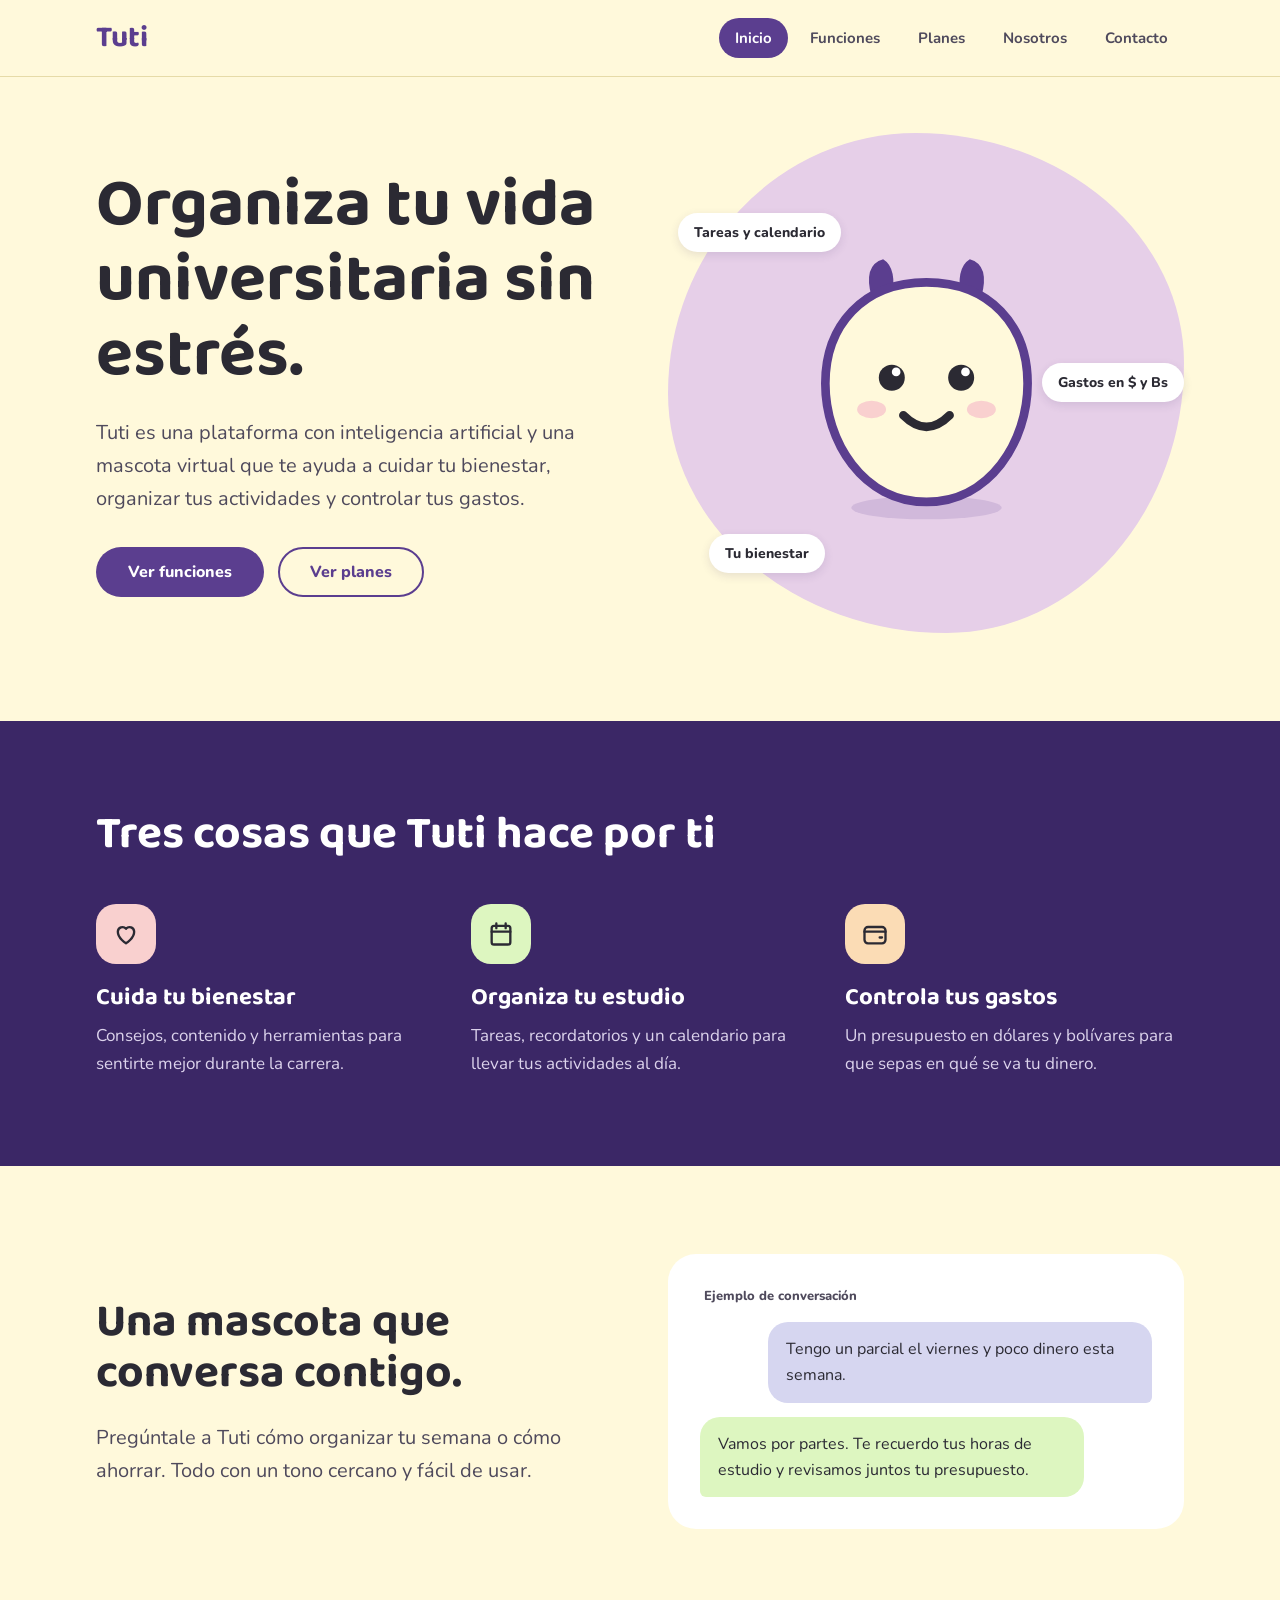
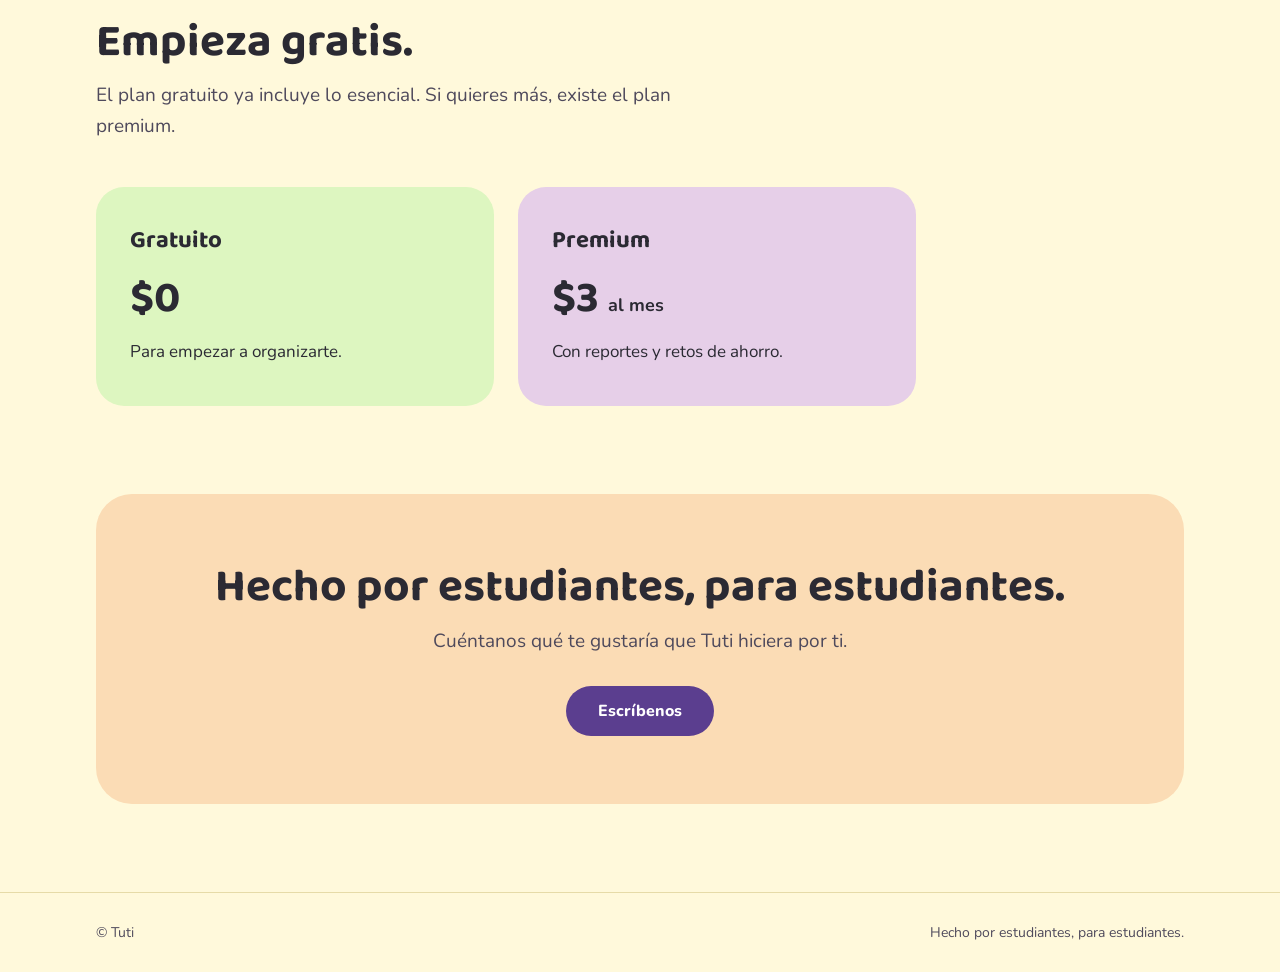
<file: index.html>
<!doctype html>
<html lang="es">
<head>
<meta charset="utf-8">
<meta name="viewport" content="width=device-width, initial-scale=1">
<title>Tuti: organiza tu vida universitaria</title>
<meta name="description" content="Tuti es una plataforma con inteligencia artificial y mascota virtual para que los estudiantes universitarios organicen su estudio, su bienestar y sus gastos.">
<meta name="theme-color" content="#5B3E8F">
<link rel="icon" href="data:image/svg+xml,%3Csvg xmlns='http://www.w3.org/2000/svg' viewBox='0 0 100 100'%3E%3Ccircle cx='50' cy='54' r='40' fill='%23E6CFE8'/%3E%3Ccircle cx='36' cy='48' r='6' fill='%232B2A33'/%3E%3Ccircle cx='64' cy='48' r='6' fill='%232B2A33'/%3E%3Cpath d='M36 66q14 12 28 0' stroke='%232B2A33' stroke-width='5' fill='none' stroke-linecap='round'/%3E%3C/svg%3E">
<link rel="preconnect" href="https://fonts.googleapis.com">
<link rel="preconnect" href="https://fonts.gstatic.com" crossorigin>
<link href="https://fonts.googleapis.com/css2?family=Baloo+2:wght@600;700;800&family=Nunito:wght@400;600;700;800&display=swap" rel="stylesheet">
<style>
:root{--ink:#2B2A33;--pri:#5B3E8F;--deep:#3B2766;--paper:#FFF9DB;--peach:#FBDCB5;--mint:#DDF6C0;--lilac:#E6CFE8;--rose:#F9D0CF;--peri:#D6D6F0;--line:#E6DBA8;--mute:#4F4A5C;--soft:#DCD3EC}
*,*::before,*::after{box-sizing:border-box}
html{scroll-behavior:smooth}
body{margin:0;background:var(--paper);color:var(--ink);font:400 17px/1.65 Nunito,system-ui,sans-serif}
h1,h2,h3{font-family:'Baloo 2',Nunito,sans-serif;margin:0;line-height:1.1;font-weight:700}
h1{font-size:clamp(40px,5.6vw,68px)}
h2{font-size:clamp(30px,4vw,46px)}
h3{font-size:24px;line-height:1.2}
p{margin:0}
a{color:inherit}
.wrap{max-width:1200px;margin:0 auto;padding-inline:clamp(20px,5vw,56px)}
.skip{position:absolute;left:-999px;top:8px;background:var(--ink);color:#fff;padding:10px 16px;border-radius:8px;z-index:20}
.skip:focus{left:8px}
:focus-visible{outline:3px solid var(--pri);outline-offset:3px;border-radius:6px}
.site{position:sticky;top:0;z-index:10;background:rgba(255,249,219,.9);backdrop-filter:blur(10px);border-bottom:1px solid var(--line)}
.site .wrap{display:flex;justify-content:space-between;align-items:center;gap:16px;flex-wrap:wrap;padding-block:14px}
.logo{font:700 30px 'Baloo 2',sans-serif;text-decoration:none;color:var(--pri)}
.site nav{display:flex;gap:6px;flex-wrap:wrap}
.site nav a{text-decoration:none;font-size:15px;font-weight:700;padding:8px 16px;border-radius:999px;color:var(--mute)}
.site nav a:hover{background:var(--peach);color:var(--ink)}
.site nav a[aria-current]{background:var(--pri);color:#fff}
.btn{display:inline-flex;align-items:center;justify-content:center;min-height:50px;padding:0 30px;border-radius:999px;font:800 16px Nunito,sans-serif;text-decoration:none;border:2px solid transparent;cursor:pointer;transition:transform .15s}
.btn:hover{transform:translateY(-2px)}
.btn-pri{background:var(--pri);color:#fff}
.btn-ghost{border-color:var(--pri);color:var(--pri)}
.btn-ghost:hover{background:var(--lilac)}
.btn-light{background:#fff;color:var(--deep)}
.actions{display:flex;gap:14px;flex-wrap:wrap;margin-top:32px}
.lead{font-size:20px;color:var(--mute);max-width:48ch;margin-top:22px}
.hero{display:grid;grid-template-columns:repeat(auto-fit,minmax(300px,1fr));gap:56px;align-items:center;padding-block:56px 88px}
.pagehead{padding-block:64px 48px}
.pagehead h1{max-width:18ch}
.stage{position:relative;aspect-ratio:1;max-height:500px;width:100%;background:var(--lilac);border-radius:48% 52% 46% 54%/52% 46% 54% 48%;display:grid;place-items:center}
.stage svg{width:56%;height:auto;animation:float 4s ease-in-out infinite}
@keyframes float{50%{transform:translateY(-12px)}}
@media (prefers-reduced-motion:reduce){.stage svg{animation:none}.btn{transition:none}}
.chip{position:absolute;background:#fff;border-radius:999px;padding:8px 16px;font-size:14px;font-weight:800;box-shadow:0 3px 10px rgba(59,39,102,.12)}
.c1{left:2%;top:16%}.c2{right:0;top:46%}.c3{left:8%;bottom:12%}
.dark{background:var(--deep);color:#fff;padding-block:88px}
.dark p{color:var(--soft)}
.section{padding-block:88px}
.head{margin-bottom:44px}
.head p{color:var(--mute);margin-top:12px;max-width:54ch;font-size:19px}
.cols{display:grid;grid-template-columns:repeat(auto-fit,minmax(250px,1fr));gap:36px}
.cols h3{margin-bottom:10px}
.ico{width:60px;height:60px;border-radius:20px;display:grid;place-items:center;margin-bottom:20px;color:var(--ink)}
.ico svg{width:28px;height:28px;fill:none;stroke:currentColor;stroke-width:2;stroke-linecap:round;stroke-linejoin:round}
.b-rose{background:var(--rose)}.b-mint{background:var(--mint)}.b-peach{background:var(--peach)}.b-lilac{background:var(--lilac)}.b-peri{background:var(--peri)}
.chat{display:grid;grid-template-columns:repeat(auto-fit,minmax(300px,1fr));gap:56px;align-items:center}
.bubbles{display:flex;flex-direction:column;gap:14px;background:#fff;border-radius:28px;padding:32px}
.bub{max-width:85%;padding:14px 18px;border-radius:20px;font-size:16px}
.me{align-self:flex-end;background:var(--peri);border-bottom-right-radius:6px}
.tuti{align-self:flex-start;background:var(--mint);border-bottom-left-radius:6px}
.who{font-size:13px;font-weight:800;color:var(--mute);margin:0 4px}
.plans{display:grid;grid-template-columns:repeat(auto-fit,minmax(280px,1fr));gap:24px;max-width:820px}
.plan{border-radius:28px;padding:40px 34px}
.plan .price{font:700 44px 'Baloo 2',sans-serif;margin:8px 0 4px}
.plan .price small{font:700 18px Nunito,sans-serif}
.plan ul{margin:18px 0 0;padding-left:20px;line-height:1.9}
.band{background:var(--peach);border-radius:36px;padding:68px clamp(24px,6vw,64px);text-align:center;margin-bottom:88px}
.band p{color:var(--mute);margin:14px auto 0;max-width:46ch;font-size:19px}
.band .btn{margin-top:28px}
.row{display:grid;grid-template-columns:minmax(120px,200px) 1fr;gap:36px;padding-block:40px;border-top:1.5px solid var(--line);align-items:start}
.row .ico{width:88px;height:88px;border-radius:28px;margin:0}
.row .ico svg{width:40px;height:40px}
.row p{color:var(--mute);max-width:56ch;margin-top:10px}
@media (max-width:640px){.row{grid-template-columns:1fr;gap:18px}}
.tablewrap{overflow-x:auto;background:#fff;border-radius:24px}
table{border-collapse:collapse;width:100%;min-width:460px}
th,td{padding:16px 20px;border-bottom:1px solid var(--paper);text-align:center}
th{font:700 20px 'Baloo 2',sans-serif}
td:first-child,th:first-child{text-align:left;font-weight:700;position:sticky;left:0;background:#fff}
tr:last-child td{border-bottom:0}
.note{color:var(--mute);font-size:15px;margin-top:14px}
.mission{font:600 clamp(22px,2.6vw,32px)/1.4 'Baloo 2',sans-serif;max-width:32ch}
.value{border-top:3px solid var(--pri);padding-top:18px}
.value p{color:var(--mute);margin-top:8px}
.avatar{width:76px;height:76px;border-radius:50%;margin-bottom:14px}
.person{border-top:1.5px solid var(--line);padding-top:22px}
.person p{color:var(--mute)}
.contact{display:grid;grid-template-columns:repeat(auto-fit,minmax(280px,1fr));gap:56px;padding-bottom:88px}
form{background:#fff;border-radius:28px;padding:36px 30px}
label{display:block;font-weight:800;margin-bottom:8px}
input,textarea{width:100%;padding:12px 16px;border:2px solid var(--line);border-radius:14px;font:16px Nunito,sans-serif;margin-bottom:20px;background:var(--paper)}
input{min-height:50px}
input:focus,textarea:focus{outline:3px solid var(--pri);outline-offset:1px;border-color:var(--pri)}
.info p{color:var(--mute);margin-top:12px}
footer{border-top:1px solid var(--line);padding-block:28px}
footer .wrap{display:flex;justify-content:space-between;flex-wrap:wrap;gap:12px;font-size:14px;color:var(--mute)}
</style>
</head>
<body>
<a class="skip" href="#main">Saltar al contenido</a>
<header class="site"><div class="wrap"><a class="logo" href="index.html">Tuti</a><nav aria-label="Principal"><a href="index.html" aria-current="page">Inicio</a><a href="funciones.html">Funciones</a><a href="planes.html">Planes</a><a href="nosotros.html">Nosotros</a><a href="contacto.html">Contacto</a></nav></div></header>
<main id="main">
<div class="wrap hero"><div><h1>Organiza tu vida universitaria sin estrés.</h1><p class="lead">Tuti es una plataforma con inteligencia artificial y una mascota virtual que te ayuda a cuidar tu bienestar, organizar tus actividades y controlar tus gastos.</p><div class="actions"><a class="btn btn-pri" href="funciones.html">Ver funciones</a><a class="btn btn-ghost" href="planes.html">Ver planes</a></div></div>
<div class="stage"><svg viewBox="0 0 200 200" role="img" aria-label="Tuti, la mascota virtual"><ellipse cx="100" cy="186" rx="52" ry="8" fill="#5B3E8F" opacity=".15"/><path d="M62 40q-6-22 8-26q10 6 6 28zM138 40q6-22-8-26q-10 6-6 28z" fill="#5B3E8F"/><path d="M100 30c44 0 70 30 70 70s-26 82-70 82-70-42-70-82 26-70 70-70z" fill="#FFF9DB" stroke="#5B3E8F" stroke-width="6"/><circle cx="76" cy="96" r="9" fill="#2B2A33"/><circle cx="124" cy="96" r="9" fill="#2B2A33"/><circle cx="79" cy="92" r="3" fill="#fff"/><circle cx="127" cy="92" r="3" fill="#fff"/><ellipse cx="62" cy="118" rx="10" ry="6" fill="#F9D0CF"/><ellipse cx="138" cy="118" rx="10" ry="6" fill="#F9D0CF"/><path d="M84 122q16 16 32 0" fill="none" stroke="#2B2A33" stroke-width="6" stroke-linecap="round"/></svg><span class="chip c1">Tareas y calendario</span><span class="chip c2">Gastos en $ y Bs</span><span class="chip c3">Tu bienestar</span></div></div>
<section class="dark"><div class="wrap"><div class="head"><h2>Tres cosas que Tuti hace por ti</h2></div><div class="cols"><div><div class="ico b-rose"><svg viewBox="0 0 24 24" aria-hidden="true"><path d="M12 20s-7-4.4-7-10a4 4 0 0 1 7-2.5A4 4 0 0 1 19 10c0 5.6-7 10-7 10z"/></svg></div><h3>Cuida tu bienestar</h3><p>Consejos, contenido y herramientas para sentirte mejor durante la carrera.</p></div><div><div class="ico b-mint"><svg viewBox="0 0 24 24" aria-hidden="true"><rect x="4" y="5" width="16" height="16" rx="2"/><path d="M8 3v4M16 3v4M4 10h16"/></svg></div><h3>Organiza tu estudio</h3><p>Tareas, recordatorios y un calendario para llevar tus actividades al día.</p></div><div><div class="ico b-peach"><svg viewBox="0 0 24 24" aria-hidden="true"><rect x="3" y="6" width="18" height="14" rx="3"/><path d="M3 10h18M16 15h2"/></svg></div><h3>Controla tus gastos</h3><p>Un presupuesto en dólares y bolívares para que sepas en qué se va tu dinero.</p></div></div></div></section>
<section class="section"><div class="wrap chat"><div><h2>Una mascota que conversa contigo.</h2><p class="lead">Pregúntale a Tuti cómo organizar tu semana o cómo ahorrar. Todo con un tono cercano y fácil de usar.</p></div>
<div class="bubbles" aria-label="Ejemplo de conversación"><span class="who">Ejemplo de conversación</span><div class="bub me">Tengo un parcial el viernes y poco dinero esta semana.</div><div class="bub tuti">Vamos por partes. Te recuerdo tus horas de estudio y revisamos juntos tu presupuesto.</div></div></div></section>
<section class="section" style="padding-top:0"><div class="wrap"><div class="head"><h2>Empieza gratis.</h2><p>El plan gratuito ya incluye lo esencial. Si quieres más, existe el plan premium.</p></div><div class="plans"><div class="plan" style="background:var(--mint)"><h3>Gratuito</h3><div class="price">$0</div><p>Para empezar a organizarte.</p></div><div class="plan" style="background:var(--lilac)"><h3>Premium</h3><div class="price">$3 <small>al mes</small></div><p>Con reportes y retos de ahorro.</p></div></div></div></section>
<div class="wrap"><div class="band"><h2>Hecho por estudiantes, para estudiantes.</h2><p>Cuéntanos qué te gustaría que Tuti hiciera por ti.</p><a class="btn btn-pri" href="contacto.html">Escríbenos</a></div></div>
</main>
<footer><div class="wrap"><span>© Tuti</span><span>Hecho por estudiantes, para estudiantes.</span></div></footer>
</body>
</html>
</file>
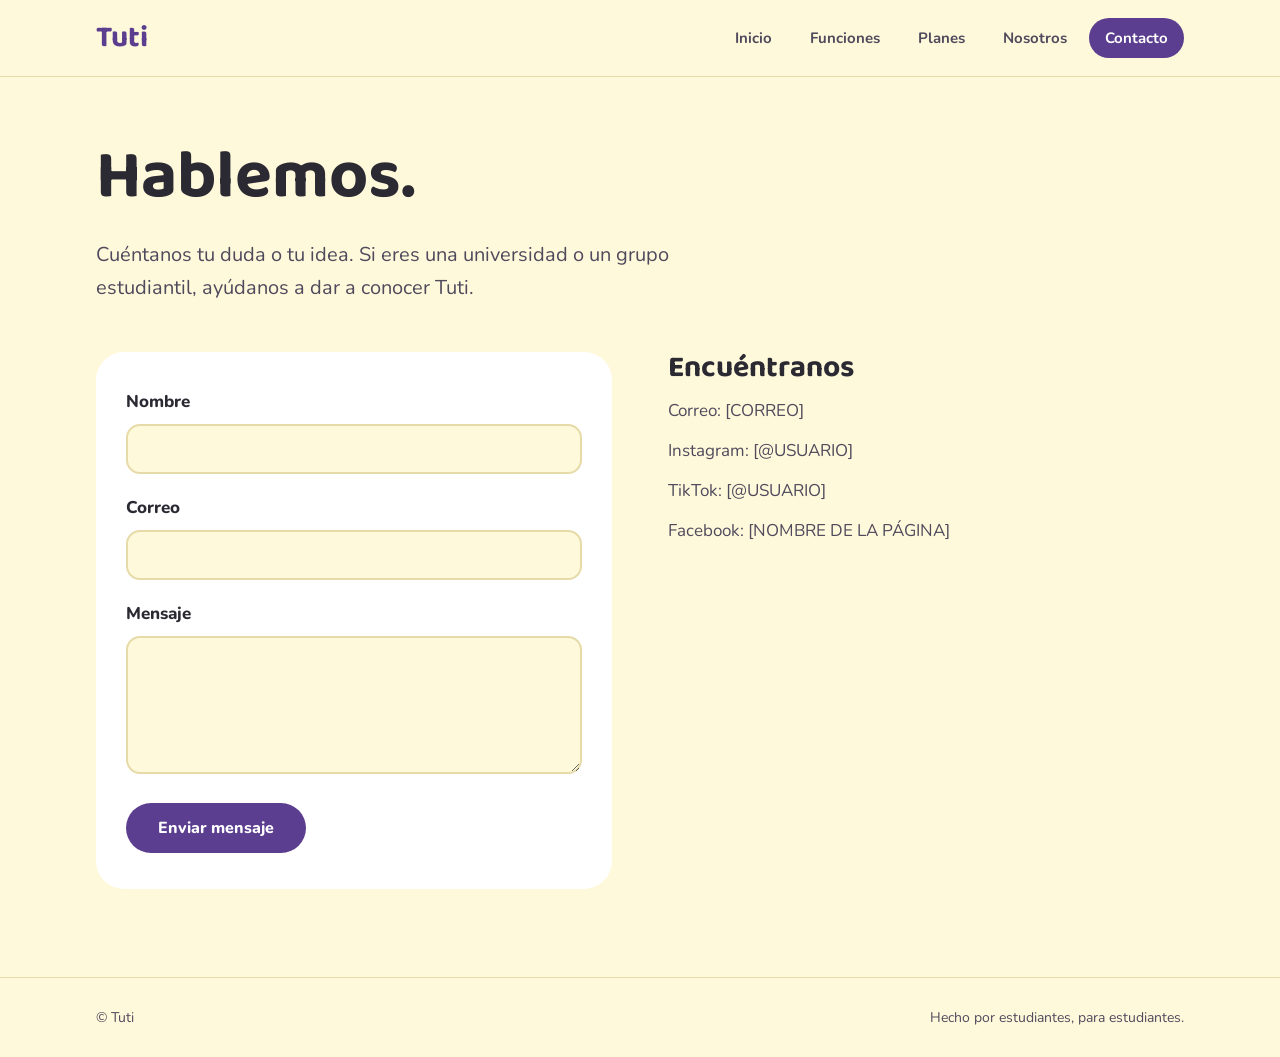
<file: contacto.html>
<!doctype html>
<html lang="es">
<head>
<meta charset="utf-8">
<meta name="viewport" content="width=device-width, initial-scale=1">
<title>Contacto — Tuti</title>
<meta name="description" content="Escribe al equipo de Tuti.">
<meta name="theme-color" content="#5B3E8F">
<link rel="icon" href="data:image/svg+xml,%3Csvg xmlns='http://www.w3.org/2000/svg' viewBox='0 0 100 100'%3E%3Ccircle cx='50' cy='54' r='40' fill='%23E6CFE8'/%3E%3Ccircle cx='36' cy='48' r='6' fill='%232B2A33'/%3E%3Ccircle cx='64' cy='48' r='6' fill='%232B2A33'/%3E%3Cpath d='M36 66q14 12 28 0' stroke='%232B2A33' stroke-width='5' fill='none' stroke-linecap='round'/%3E%3C/svg%3E">
<link rel="preconnect" href="https://fonts.googleapis.com">
<link rel="preconnect" href="https://fonts.gstatic.com" crossorigin>
<link href="https://fonts.googleapis.com/css2?family=Baloo+2:wght@600;700;800&family=Nunito:wght@400;600;700;800&display=swap" rel="stylesheet">
<style>
:root{--ink:#2B2A33;--pri:#5B3E8F;--deep:#3B2766;--paper:#FFF9DB;--peach:#FBDCB5;--mint:#DDF6C0;--lilac:#E6CFE8;--rose:#F9D0CF;--peri:#D6D6F0;--line:#E6DBA8;--mute:#4F4A5C;--soft:#DCD3EC}
*,*::before,*::after{box-sizing:border-box}
html{scroll-behavior:smooth}
body{margin:0;background:var(--paper);color:var(--ink);font:400 17px/1.65 Nunito,system-ui,sans-serif}
h1,h2,h3{font-family:'Baloo 2',Nunito,sans-serif;margin:0;line-height:1.1;font-weight:700}
h1{font-size:clamp(40px,5.6vw,68px)}
h2{font-size:clamp(30px,4vw,46px)}
h3{font-size:24px;line-height:1.2}
p{margin:0}
a{color:inherit}
.wrap{max-width:1200px;margin:0 auto;padding-inline:clamp(20px,5vw,56px)}
.skip{position:absolute;left:-999px;top:8px;background:var(--ink);color:#fff;padding:10px 16px;border-radius:8px;z-index:20}
.skip:focus{left:8px}
:focus-visible{outline:3px solid var(--pri);outline-offset:3px;border-radius:6px}
.site{position:sticky;top:0;z-index:10;background:rgba(255,249,219,.9);backdrop-filter:blur(10px);border-bottom:1px solid var(--line)}
.site .wrap{display:flex;justify-content:space-between;align-items:center;gap:16px;flex-wrap:wrap;padding-block:14px}
.logo{font:700 30px 'Baloo 2',sans-serif;text-decoration:none;color:var(--pri)}
.site nav{display:flex;gap:6px;flex-wrap:wrap}
.site nav a{text-decoration:none;font-size:15px;font-weight:700;padding:8px 16px;border-radius:999px;color:var(--mute)}
.site nav a:hover{background:var(--peach);color:var(--ink)}
.site nav a[aria-current]{background:var(--pri);color:#fff}
.btn{display:inline-flex;align-items:center;justify-content:center;min-height:50px;padding:0 30px;border-radius:999px;font:800 16px Nunito,sans-serif;text-decoration:none;border:2px solid transparent;cursor:pointer;transition:transform .15s}
.btn:hover{transform:translateY(-2px)}
.btn-pri{background:var(--pri);color:#fff}
.btn-ghost{border-color:var(--pri);color:var(--pri)}
.btn-ghost:hover{background:var(--lilac)}
.btn-light{background:#fff;color:var(--deep)}
.actions{display:flex;gap:14px;flex-wrap:wrap;margin-top:32px}
.lead{font-size:20px;color:var(--mute);max-width:48ch;margin-top:22px}
.hero{display:grid;grid-template-columns:repeat(auto-fit,minmax(300px,1fr));gap:56px;align-items:center;padding-block:56px 88px}
.pagehead{padding-block:64px 48px}
.pagehead h1{max-width:18ch}
.stage{position:relative;aspect-ratio:1;max-height:500px;width:100%;background:var(--lilac);border-radius:48% 52% 46% 54%/52% 46% 54% 48%;display:grid;place-items:center}
.stage svg{width:56%;height:auto;animation:float 4s ease-in-out infinite}
@keyframes float{50%{transform:translateY(-12px)}}
@media (prefers-reduced-motion:reduce){.stage svg{animation:none}.btn{transition:none}}
.chip{position:absolute;background:#fff;border-radius:999px;padding:8px 16px;font-size:14px;font-weight:800;box-shadow:0 3px 10px rgba(59,39,102,.12)}
.c1{left:2%;top:16%}.c2{right:0;top:46%}.c3{left:8%;bottom:12%}
.dark{background:var(--deep);color:#fff;padding-block:88px}
.dark p{color:var(--soft)}
.section{padding-block:88px}
.head{margin-bottom:44px}
.head p{color:var(--mute);margin-top:12px;max-width:54ch;font-size:19px}
.cols{display:grid;grid-template-columns:repeat(auto-fit,minmax(250px,1fr));gap:36px}
.cols h3{margin-bottom:10px}
.ico{width:60px;height:60px;border-radius:20px;display:grid;place-items:center;margin-bottom:20px;color:var(--ink)}
.ico svg{width:28px;height:28px;fill:none;stroke:currentColor;stroke-width:2;stroke-linecap:round;stroke-linejoin:round}
.b-rose{background:var(--rose)}.b-mint{background:var(--mint)}.b-peach{background:var(--peach)}.b-lilac{background:var(--lilac)}.b-peri{background:var(--peri)}
.chat{display:grid;grid-template-columns:repeat(auto-fit,minmax(300px,1fr));gap:56px;align-items:center}
.bubbles{display:flex;flex-direction:column;gap:14px;background:#fff;border-radius:28px;padding:32px}
.bub{max-width:85%;padding:14px 18px;border-radius:20px;font-size:16px}
.me{align-self:flex-end;background:var(--peri);border-bottom-right-radius:6px}
.tuti{align-self:flex-start;background:var(--mint);border-bottom-left-radius:6px}
.who{font-size:13px;font-weight:800;color:var(--mute);margin:0 4px}
.plans{display:grid;grid-template-columns:repeat(auto-fit,minmax(280px,1fr));gap:24px;max-width:820px}
.plan{border-radius:28px;padding:40px 34px}
.plan .price{font:700 44px 'Baloo 2',sans-serif;margin:8px 0 4px}
.plan .price small{font:700 18px Nunito,sans-serif}
.plan ul{margin:18px 0 0;padding-left:20px;line-height:1.9}
.band{background:var(--peach);border-radius:36px;padding:68px clamp(24px,6vw,64px);text-align:center;margin-bottom:88px}
.band p{color:var(--mute);margin:14px auto 0;max-width:46ch;font-size:19px}
.band .btn{margin-top:28px}
.row{display:grid;grid-template-columns:minmax(120px,200px) 1fr;gap:36px;padding-block:40px;border-top:1.5px solid var(--line);align-items:start}
.row .ico{width:88px;height:88px;border-radius:28px;margin:0}
.row .ico svg{width:40px;height:40px}
.row p{color:var(--mute);max-width:56ch;margin-top:10px}
@media (max-width:640px){.row{grid-template-columns:1fr;gap:18px}}
.tablewrap{overflow-x:auto;background:#fff;border-radius:24px}
table{border-collapse:collapse;width:100%;min-width:460px}
th,td{padding:16px 20px;border-bottom:1px solid var(--paper);text-align:center}
th{font:700 20px 'Baloo 2',sans-serif}
td:first-child,th:first-child{text-align:left;font-weight:700;position:sticky;left:0;background:#fff}
tr:last-child td{border-bottom:0}
.note{color:var(--mute);font-size:15px;margin-top:14px}
.mission{font:600 clamp(22px,2.6vw,32px)/1.4 'Baloo 2',sans-serif;max-width:32ch}
.value{border-top:3px solid var(--pri);padding-top:18px}
.value p{color:var(--mute);margin-top:8px}
.avatar{width:76px;height:76px;border-radius:50%;margin-bottom:14px}
.person{border-top:1.5px solid var(--line);padding-top:22px}
.person p{color:var(--mute)}
.contact{display:grid;grid-template-columns:repeat(auto-fit,minmax(280px,1fr));gap:56px;padding-bottom:88px}
form{background:#fff;border-radius:28px;padding:36px 30px}
label{display:block;font-weight:800;margin-bottom:8px}
input,textarea{width:100%;padding:12px 16px;border:2px solid var(--line);border-radius:14px;font:16px Nunito,sans-serif;margin-bottom:20px;background:var(--paper)}
input{min-height:50px}
input:focus,textarea:focus{outline:3px solid var(--pri);outline-offset:1px;border-color:var(--pri)}
.info p{color:var(--mute);margin-top:12px}
footer{border-top:1px solid var(--line);padding-block:28px}
footer .wrap{display:flex;justify-content:space-between;flex-wrap:wrap;gap:12px;font-size:14px;color:var(--mute)}
</style>
</head>
<body>
<a class="skip" href="#main">Saltar al contenido</a>
<header class="site"><div class="wrap"><a class="logo" href="index.html">Tuti</a><nav aria-label="Principal"><a href="index.html">Inicio</a><a href="funciones.html">Funciones</a><a href="planes.html">Planes</a><a href="nosotros.html">Nosotros</a><a href="contacto.html" aria-current="page">Contacto</a></nav></div></header>
<main id="main">
<div class="wrap pagehead"><h1>Hablemos.</h1><p class="lead">Cuéntanos tu duda o tu idea. Si eres una universidad o un grupo estudiantil, ayúdanos a dar a conocer Tuti.</p></div>
<div class="wrap contact"><form action="mailto:correo@ejemplo.com" method="post" enctype="text/plain"><label for="nombre">Nombre</label><input id="nombre" name="nombre" autocomplete="name" required><label for="correo">Correo</label><input id="correo" name="correo" type="email" autocomplete="email" required><label for="mensaje">Mensaje</label><textarea id="mensaje" name="mensaje" rows="5" required></textarea><button class="btn btn-pri" type="submit">Enviar mensaje</button></form>
<div class="info"><h2 style="font-size:30px">Encuéntranos</h2><p>Correo: [CORREO]</p><p>Instagram: [@USUARIO]</p><p>TikTok: [@USUARIO]</p><p>Facebook: [NOMBRE DE LA PÁGINA]</p></div></div>
</main>
<footer><div class="wrap"><span>© Tuti</span><span>Hecho por estudiantes, para estudiantes.</span></div></footer>
</body>
</html>
</file>
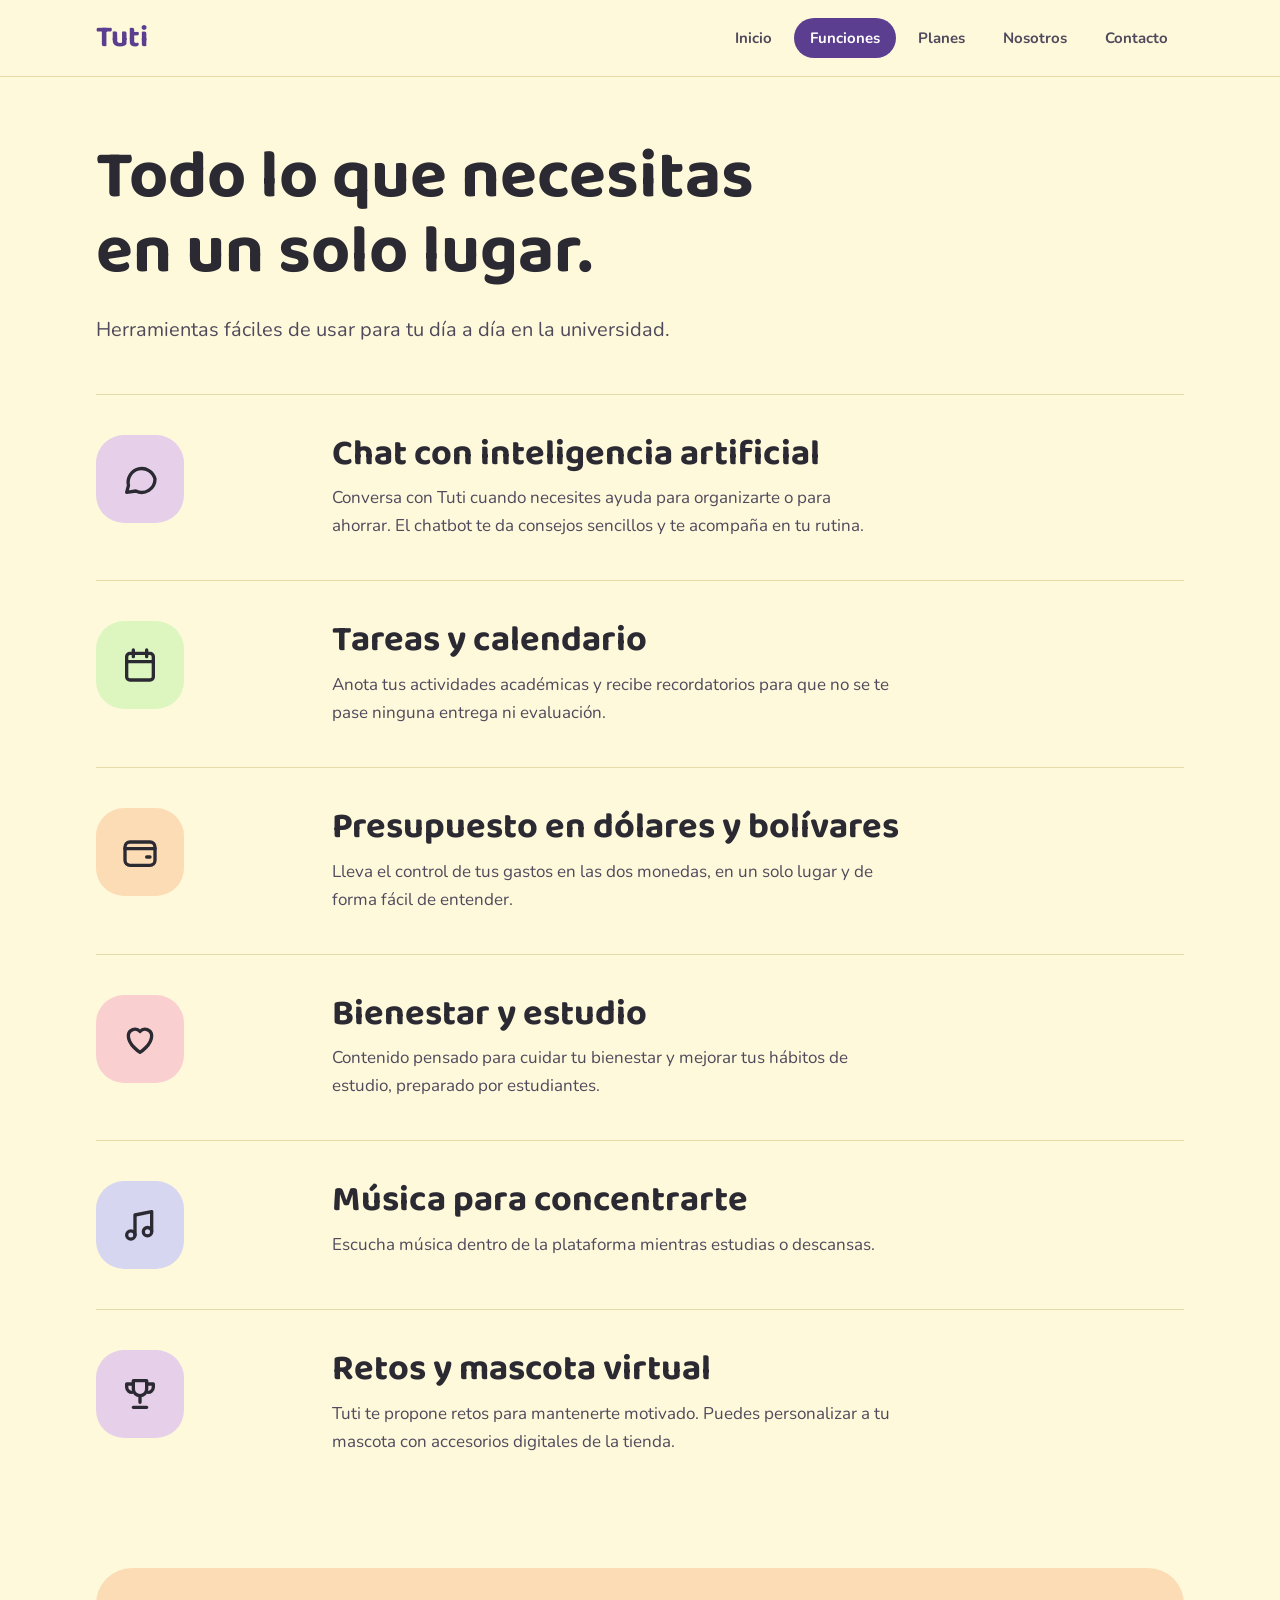
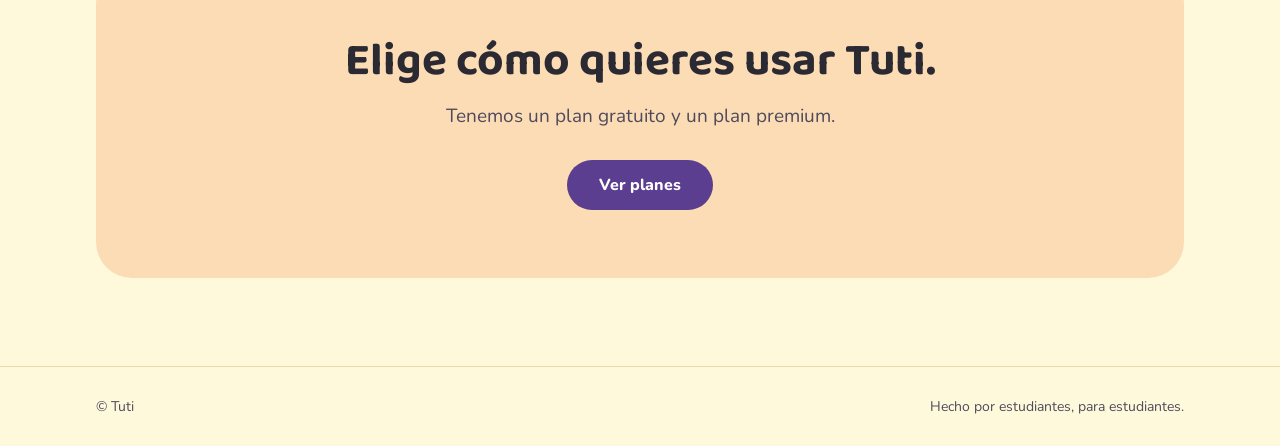
<file: funciones.html>
<!doctype html>
<html lang="es">
<head>
<meta charset="utf-8">
<meta name="viewport" content="width=device-width, initial-scale=1">
<title>Funciones — Tuti</title>
<meta name="description" content="Chat con IA, tareas, calendario, presupuesto en dólares y bolívares, música, retos y mascota virtual.">
<meta name="theme-color" content="#5B3E8F">
<link rel="icon" href="data:image/svg+xml,%3Csvg xmlns='http://www.w3.org/2000/svg' viewBox='0 0 100 100'%3E%3Ccircle cx='50' cy='54' r='40' fill='%23E6CFE8'/%3E%3Ccircle cx='36' cy='48' r='6' fill='%232B2A33'/%3E%3Ccircle cx='64' cy='48' r='6' fill='%232B2A33'/%3E%3Cpath d='M36 66q14 12 28 0' stroke='%232B2A33' stroke-width='5' fill='none' stroke-linecap='round'/%3E%3C/svg%3E">
<link rel="preconnect" href="https://fonts.googleapis.com">
<link rel="preconnect" href="https://fonts.gstatic.com" crossorigin>
<link href="https://fonts.googleapis.com/css2?family=Baloo+2:wght@600;700;800&family=Nunito:wght@400;600;700;800&display=swap" rel="stylesheet">
<style>
:root{--ink:#2B2A33;--pri:#5B3E8F;--deep:#3B2766;--paper:#FFF9DB;--peach:#FBDCB5;--mint:#DDF6C0;--lilac:#E6CFE8;--rose:#F9D0CF;--peri:#D6D6F0;--line:#E6DBA8;--mute:#4F4A5C;--soft:#DCD3EC}
*,*::before,*::after{box-sizing:border-box}
html{scroll-behavior:smooth}
body{margin:0;background:var(--paper);color:var(--ink);font:400 17px/1.65 Nunito,system-ui,sans-serif}
h1,h2,h3{font-family:'Baloo 2',Nunito,sans-serif;margin:0;line-height:1.1;font-weight:700}
h1{font-size:clamp(40px,5.6vw,68px)}
h2{font-size:clamp(30px,4vw,46px)}
h3{font-size:24px;line-height:1.2}
p{margin:0}
a{color:inherit}
.wrap{max-width:1200px;margin:0 auto;padding-inline:clamp(20px,5vw,56px)}
.skip{position:absolute;left:-999px;top:8px;background:var(--ink);color:#fff;padding:10px 16px;border-radius:8px;z-index:20}
.skip:focus{left:8px}
:focus-visible{outline:3px solid var(--pri);outline-offset:3px;border-radius:6px}
.site{position:sticky;top:0;z-index:10;background:rgba(255,249,219,.9);backdrop-filter:blur(10px);border-bottom:1px solid var(--line)}
.site .wrap{display:flex;justify-content:space-between;align-items:center;gap:16px;flex-wrap:wrap;padding-block:14px}
.logo{font:700 30px 'Baloo 2',sans-serif;text-decoration:none;color:var(--pri)}
.site nav{display:flex;gap:6px;flex-wrap:wrap}
.site nav a{text-decoration:none;font-size:15px;font-weight:700;padding:8px 16px;border-radius:999px;color:var(--mute)}
.site nav a:hover{background:var(--peach);color:var(--ink)}
.site nav a[aria-current]{background:var(--pri);color:#fff}
.btn{display:inline-flex;align-items:center;justify-content:center;min-height:50px;padding:0 30px;border-radius:999px;font:800 16px Nunito,sans-serif;text-decoration:none;border:2px solid transparent;cursor:pointer;transition:transform .15s}
.btn:hover{transform:translateY(-2px)}
.btn-pri{background:var(--pri);color:#fff}
.btn-ghost{border-color:var(--pri);color:var(--pri)}
.btn-ghost:hover{background:var(--lilac)}
.btn-light{background:#fff;color:var(--deep)}
.actions{display:flex;gap:14px;flex-wrap:wrap;margin-top:32px}
.lead{font-size:20px;color:var(--mute);max-width:48ch;margin-top:22px}
.hero{display:grid;grid-template-columns:repeat(auto-fit,minmax(300px,1fr));gap:56px;align-items:center;padding-block:56px 88px}
.pagehead{padding-block:64px 48px}
.pagehead h1{max-width:18ch}
.stage{position:relative;aspect-ratio:1;max-height:500px;width:100%;background:var(--lilac);border-radius:48% 52% 46% 54%/52% 46% 54% 48%;display:grid;place-items:center}
.stage svg{width:56%;height:auto;animation:float 4s ease-in-out infinite}
@keyframes float{50%{transform:translateY(-12px)}}
@media (prefers-reduced-motion:reduce){.stage svg{animation:none}.btn{transition:none}}
.chip{position:absolute;background:#fff;border-radius:999px;padding:8px 16px;font-size:14px;font-weight:800;box-shadow:0 3px 10px rgba(59,39,102,.12)}
.c1{left:2%;top:16%}.c2{right:0;top:46%}.c3{left:8%;bottom:12%}
.dark{background:var(--deep);color:#fff;padding-block:88px}
.dark p{color:var(--soft)}
.section{padding-block:88px}
.head{margin-bottom:44px}
.head p{color:var(--mute);margin-top:12px;max-width:54ch;font-size:19px}
.cols{display:grid;grid-template-columns:repeat(auto-fit,minmax(250px,1fr));gap:36px}
.cols h3{margin-bottom:10px}
.ico{width:60px;height:60px;border-radius:20px;display:grid;place-items:center;margin-bottom:20px;color:var(--ink)}
.ico svg{width:28px;height:28px;fill:none;stroke:currentColor;stroke-width:2;stroke-linecap:round;stroke-linejoin:round}
.b-rose{background:var(--rose)}.b-mint{background:var(--mint)}.b-peach{background:var(--peach)}.b-lilac{background:var(--lilac)}.b-peri{background:var(--peri)}
.chat{display:grid;grid-template-columns:repeat(auto-fit,minmax(300px,1fr));gap:56px;align-items:center}
.bubbles{display:flex;flex-direction:column;gap:14px;background:#fff;border-radius:28px;padding:32px}
.bub{max-width:85%;padding:14px 18px;border-radius:20px;font-size:16px}
.me{align-self:flex-end;background:var(--peri);border-bottom-right-radius:6px}
.tuti{align-self:flex-start;background:var(--mint);border-bottom-left-radius:6px}
.who{font-size:13px;font-weight:800;color:var(--mute);margin:0 4px}
.plans{display:grid;grid-template-columns:repeat(auto-fit,minmax(280px,1fr));gap:24px;max-width:820px}
.plan{border-radius:28px;padding:40px 34px}
.plan .price{font:700 44px 'Baloo 2',sans-serif;margin:8px 0 4px}
.plan .price small{font:700 18px Nunito,sans-serif}
.plan ul{margin:18px 0 0;padding-left:20px;line-height:1.9}
.band{background:var(--peach);border-radius:36px;padding:68px clamp(24px,6vw,64px);text-align:center;margin-bottom:88px}
.band p{color:var(--mute);margin:14px auto 0;max-width:46ch;font-size:19px}
.band .btn{margin-top:28px}
.row{display:grid;grid-template-columns:minmax(120px,200px) 1fr;gap:36px;padding-block:40px;border-top:1.5px solid var(--line);align-items:start}
.row .ico{width:88px;height:88px;border-radius:28px;margin:0}
.row .ico svg{width:40px;height:40px}
.row p{color:var(--mute);max-width:56ch;margin-top:10px}
@media (max-width:640px){.row{grid-template-columns:1fr;gap:18px}}
.tablewrap{overflow-x:auto;background:#fff;border-radius:24px}
table{border-collapse:collapse;width:100%;min-width:460px}
th,td{padding:16px 20px;border-bottom:1px solid var(--paper);text-align:center}
th{font:700 20px 'Baloo 2',sans-serif}
td:first-child,th:first-child{text-align:left;font-weight:700;position:sticky;left:0;background:#fff}
tr:last-child td{border-bottom:0}
.note{color:var(--mute);font-size:15px;margin-top:14px}
.mission{font:600 clamp(22px,2.6vw,32px)/1.4 'Baloo 2',sans-serif;max-width:32ch}
.value{border-top:3px solid var(--pri);padding-top:18px}
.value p{color:var(--mute);margin-top:8px}
.avatar{width:76px;height:76px;border-radius:50%;margin-bottom:14px}
.person{border-top:1.5px solid var(--line);padding-top:22px}
.person p{color:var(--mute)}
.contact{display:grid;grid-template-columns:repeat(auto-fit,minmax(280px,1fr));gap:56px;padding-bottom:88px}
form{background:#fff;border-radius:28px;padding:36px 30px}
label{display:block;font-weight:800;margin-bottom:8px}
input,textarea{width:100%;padding:12px 16px;border:2px solid var(--line);border-radius:14px;font:16px Nunito,sans-serif;margin-bottom:20px;background:var(--paper)}
input{min-height:50px}
input:focus,textarea:focus{outline:3px solid var(--pri);outline-offset:1px;border-color:var(--pri)}
.info p{color:var(--mute);margin-top:12px}
footer{border-top:1px solid var(--line);padding-block:28px}
footer .wrap{display:flex;justify-content:space-between;flex-wrap:wrap;gap:12px;font-size:14px;color:var(--mute)}
</style>
</head>
<body>
<a class="skip" href="#main">Saltar al contenido</a>
<header class="site"><div class="wrap"><a class="logo" href="index.html">Tuti</a><nav aria-label="Principal"><a href="index.html">Inicio</a><a href="funciones.html" aria-current="page">Funciones</a><a href="planes.html">Planes</a><a href="nosotros.html">Nosotros</a><a href="contacto.html">Contacto</a></nav></div></header>
<main id="main">
<div class="wrap pagehead"><h1>Todo lo que necesitas en un solo lugar.</h1><p class="lead">Herramientas fáciles de usar para tu día a día en la universidad.</p></div>
<div class="wrap" style="padding-bottom:72px"><div class="row"><div class="ico b-lilac"><svg viewBox="0 0 24 24" aria-hidden="true"><path d="M21 12a8 8 0 0 1-11.5 7.2L4 20l1.1-4.2A8 8 0 1 1 21 12z"/></svg></div><div><h2 style="font-size:clamp(26px,3vw,36px)">Chat con inteligencia artificial</h2><p>Conversa con Tuti cuando necesites ayuda para organizarte o para ahorrar. El chatbot te da consejos sencillos y te acompaña en tu rutina.</p></div></div><div class="row"><div class="ico b-mint"><svg viewBox="0 0 24 24" aria-hidden="true"><rect x="4" y="5" width="16" height="16" rx="2"/><path d="M8 3v4M16 3v4M4 10h16"/></svg></div><div><h2 style="font-size:clamp(26px,3vw,36px)">Tareas y calendario</h2><p>Anota tus actividades académicas y recibe recordatorios para que no se te pase ninguna entrega ni evaluación.</p></div></div><div class="row"><div class="ico b-peach"><svg viewBox="0 0 24 24" aria-hidden="true"><rect x="3" y="6" width="18" height="14" rx="3"/><path d="M3 10h18M16 15h2"/></svg></div><div><h2 style="font-size:clamp(26px,3vw,36px)">Presupuesto en dólares y bolívares</h2><p>Lleva el control de tus gastos en las dos monedas, en un solo lugar y de forma fácil de entender.</p></div></div><div class="row"><div class="ico b-rose"><svg viewBox="0 0 24 24" aria-hidden="true"><path d="M12 20s-7-4.4-7-10a4 4 0 0 1 7-2.5A4 4 0 0 1 19 10c0 5.6-7 10-7 10z"/></svg></div><div><h2 style="font-size:clamp(26px,3vw,36px)">Bienestar y estudio</h2><p>Contenido pensado para cuidar tu bienestar y mejorar tus hábitos de estudio, preparado por estudiantes.</p></div></div><div class="row"><div class="ico b-peri"><svg viewBox="0 0 24 24" aria-hidden="true"><path d="M9 18V6l10-2v12"/><circle cx="6.5" cy="18" r="2.5"/><circle cx="16.5" cy="16" r="2.5"/></svg></div><div><h2 style="font-size:clamp(26px,3vw,36px)">Música para concentrarte</h2><p>Escucha música dentro de la plataforma mientras estudias o descansas.</p></div></div><div class="row"><div class="ico b-lilac"><svg viewBox="0 0 24 24" aria-hidden="true"><path d="M8 4h8v5a4 4 0 0 1-8 0zM8 6H4v2a3 3 0 0 0 4 2.8M16 6h4v2a3 3 0 0 1-4 2.8M12 13v4M8 20h8"/></svg></div><div><h2 style="font-size:clamp(26px,3vw,36px)">Retos y mascota virtual</h2><p>Tuti te propone retos para mantenerte motivado. Puedes personalizar a tu mascota con accesorios digitales de la tienda.</p></div></div></div>
<div class="wrap"><div class="band"><h2>Elige cómo quieres usar Tuti.</h2><p>Tenemos un plan gratuito y un plan premium.</p><a class="btn btn-pri" href="planes.html">Ver planes</a></div></div>
</main>
<footer><div class="wrap"><span>© Tuti</span><span>Hecho por estudiantes, para estudiantes.</span></div></footer>
</body>
</html>
</file>
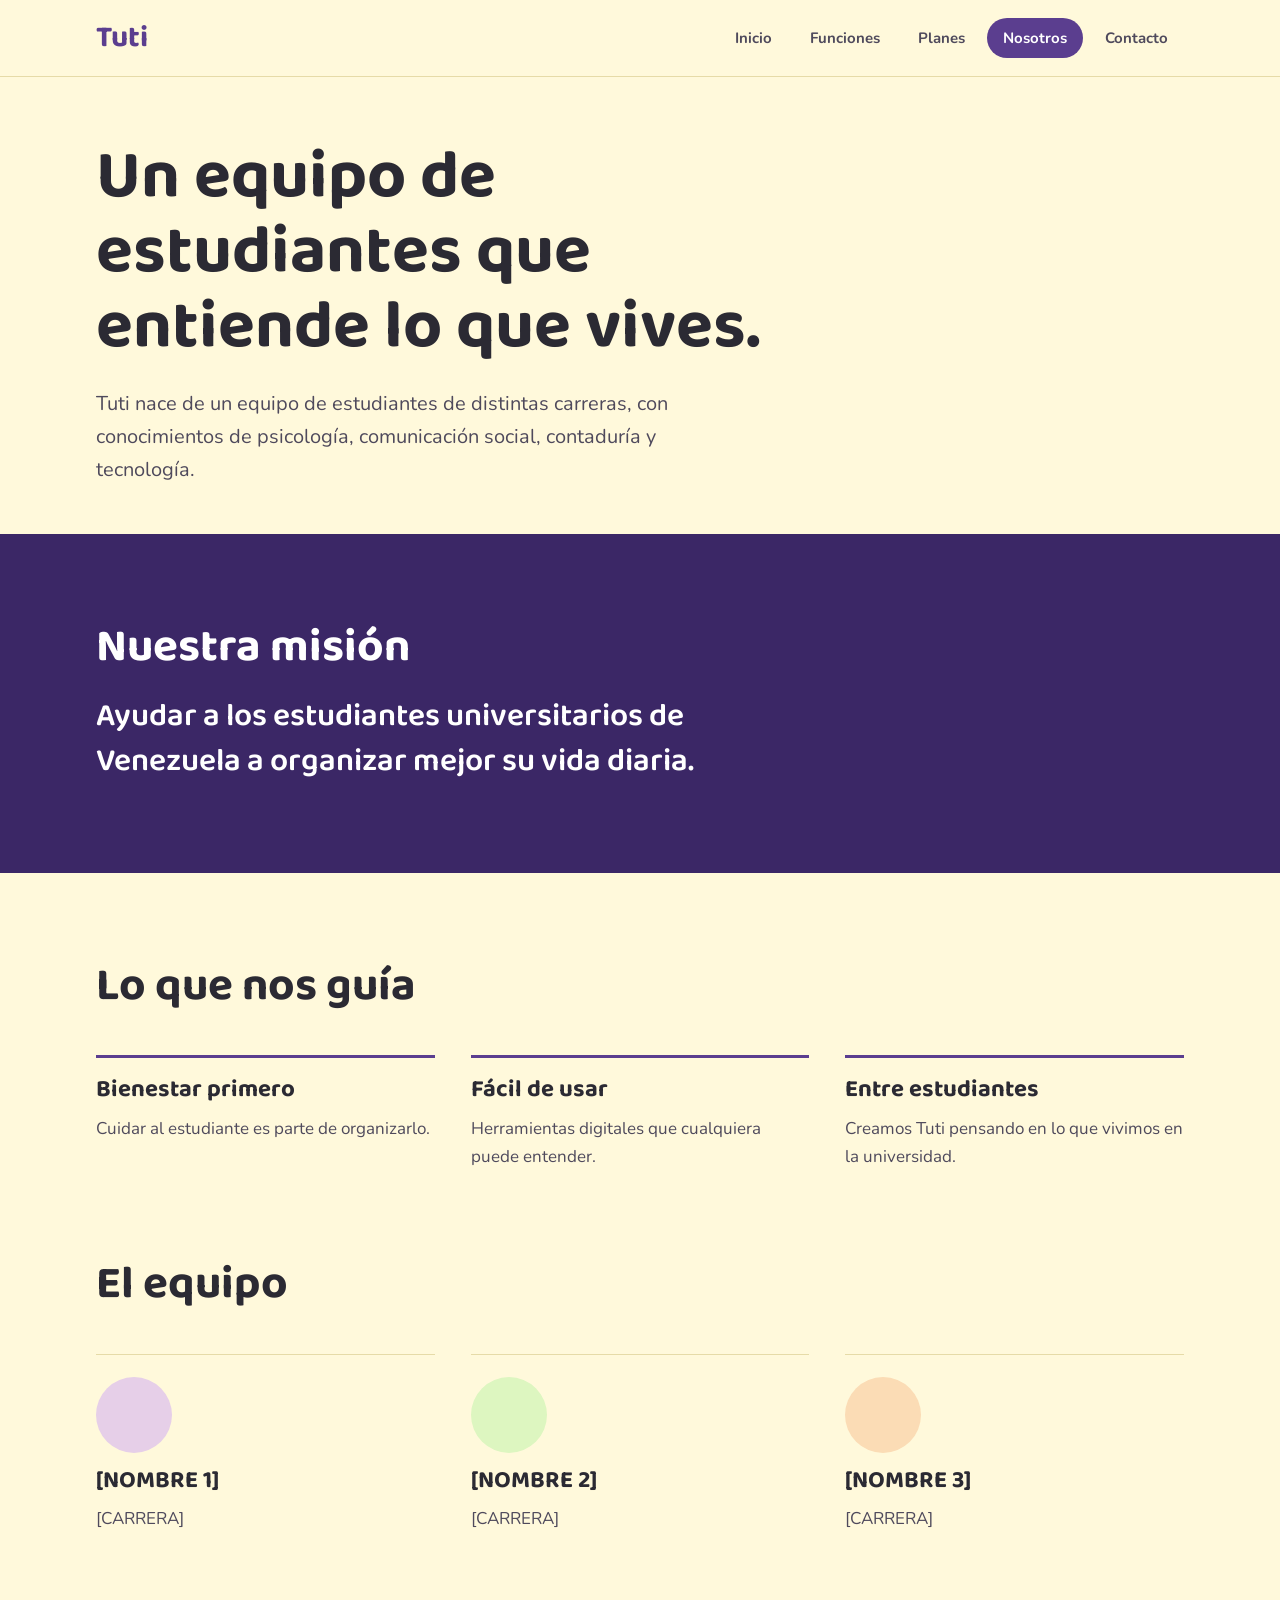
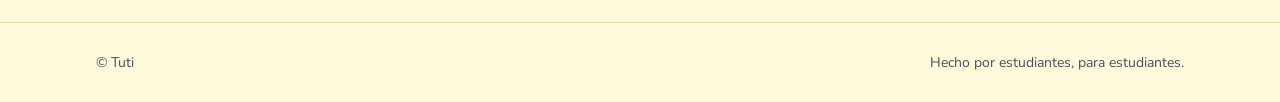
<file: nosotros.html>
<!doctype html>
<html lang="es">
<head>
<meta charset="utf-8">
<meta name="viewport" content="width=device-width, initial-scale=1">
<title>Nosotros — Tuti</title>
<meta name="description" content="Conoce al equipo de estudiantes y la misión detrás de Tuti.">
<meta name="theme-color" content="#5B3E8F">
<link rel="icon" href="data:image/svg+xml,%3Csvg xmlns='http://www.w3.org/2000/svg' viewBox='0 0 100 100'%3E%3Ccircle cx='50' cy='54' r='40' fill='%23E6CFE8'/%3E%3Ccircle cx='36' cy='48' r='6' fill='%232B2A33'/%3E%3Ccircle cx='64' cy='48' r='6' fill='%232B2A33'/%3E%3Cpath d='M36 66q14 12 28 0' stroke='%232B2A33' stroke-width='5' fill='none' stroke-linecap='round'/%3E%3C/svg%3E">
<link rel="preconnect" href="https://fonts.googleapis.com">
<link rel="preconnect" href="https://fonts.gstatic.com" crossorigin>
<link href="https://fonts.googleapis.com/css2?family=Baloo+2:wght@600;700;800&family=Nunito:wght@400;600;700;800&display=swap" rel="stylesheet">
<style>
:root{--ink:#2B2A33;--pri:#5B3E8F;--deep:#3B2766;--paper:#FFF9DB;--peach:#FBDCB5;--mint:#DDF6C0;--lilac:#E6CFE8;--rose:#F9D0CF;--peri:#D6D6F0;--line:#E6DBA8;--mute:#4F4A5C;--soft:#DCD3EC}
*,*::before,*::after{box-sizing:border-box}
html{scroll-behavior:smooth}
body{margin:0;background:var(--paper);color:var(--ink);font:400 17px/1.65 Nunito,system-ui,sans-serif}
h1,h2,h3{font-family:'Baloo 2',Nunito,sans-serif;margin:0;line-height:1.1;font-weight:700}
h1{font-size:clamp(40px,5.6vw,68px)}
h2{font-size:clamp(30px,4vw,46px)}
h3{font-size:24px;line-height:1.2}
p{margin:0}
a{color:inherit}
.wrap{max-width:1200px;margin:0 auto;padding-inline:clamp(20px,5vw,56px)}
.skip{position:absolute;left:-999px;top:8px;background:var(--ink);color:#fff;padding:10px 16px;border-radius:8px;z-index:20}
.skip:focus{left:8px}
:focus-visible{outline:3px solid var(--pri);outline-offset:3px;border-radius:6px}
.site{position:sticky;top:0;z-index:10;background:rgba(255,249,219,.9);backdrop-filter:blur(10px);border-bottom:1px solid var(--line)}
.site .wrap{display:flex;justify-content:space-between;align-items:center;gap:16px;flex-wrap:wrap;padding-block:14px}
.logo{font:700 30px 'Baloo 2',sans-serif;text-decoration:none;color:var(--pri)}
.site nav{display:flex;gap:6px;flex-wrap:wrap}
.site nav a{text-decoration:none;font-size:15px;font-weight:700;padding:8px 16px;border-radius:999px;color:var(--mute)}
.site nav a:hover{background:var(--peach);color:var(--ink)}
.site nav a[aria-current]{background:var(--pri);color:#fff}
.btn{display:inline-flex;align-items:center;justify-content:center;min-height:50px;padding:0 30px;border-radius:999px;font:800 16px Nunito,sans-serif;text-decoration:none;border:2px solid transparent;cursor:pointer;transition:transform .15s}
.btn:hover{transform:translateY(-2px)}
.btn-pri{background:var(--pri);color:#fff}
.btn-ghost{border-color:var(--pri);color:var(--pri)}
.btn-ghost:hover{background:var(--lilac)}
.btn-light{background:#fff;color:var(--deep)}
.actions{display:flex;gap:14px;flex-wrap:wrap;margin-top:32px}
.lead{font-size:20px;color:var(--mute);max-width:48ch;margin-top:22px}
.hero{display:grid;grid-template-columns:repeat(auto-fit,minmax(300px,1fr));gap:56px;align-items:center;padding-block:56px 88px}
.pagehead{padding-block:64px 48px}
.pagehead h1{max-width:18ch}
.stage{position:relative;aspect-ratio:1;max-height:500px;width:100%;background:var(--lilac);border-radius:48% 52% 46% 54%/52% 46% 54% 48%;display:grid;place-items:center}
.stage svg{width:56%;height:auto;animation:float 4s ease-in-out infinite}
@keyframes float{50%{transform:translateY(-12px)}}
@media (prefers-reduced-motion:reduce){.stage svg{animation:none}.btn{transition:none}}
.chip{position:absolute;background:#fff;border-radius:999px;padding:8px 16px;font-size:14px;font-weight:800;box-shadow:0 3px 10px rgba(59,39,102,.12)}
.c1{left:2%;top:16%}.c2{right:0;top:46%}.c3{left:8%;bottom:12%}
.dark{background:var(--deep);color:#fff;padding-block:88px}
.dark p{color:var(--soft)}
.section{padding-block:88px}
.head{margin-bottom:44px}
.head p{color:var(--mute);margin-top:12px;max-width:54ch;font-size:19px}
.cols{display:grid;grid-template-columns:repeat(auto-fit,minmax(250px,1fr));gap:36px}
.cols h3{margin-bottom:10px}
.ico{width:60px;height:60px;border-radius:20px;display:grid;place-items:center;margin-bottom:20px;color:var(--ink)}
.ico svg{width:28px;height:28px;fill:none;stroke:currentColor;stroke-width:2;stroke-linecap:round;stroke-linejoin:round}
.b-rose{background:var(--rose)}.b-mint{background:var(--mint)}.b-peach{background:var(--peach)}.b-lilac{background:var(--lilac)}.b-peri{background:var(--peri)}
.chat{display:grid;grid-template-columns:repeat(auto-fit,minmax(300px,1fr));gap:56px;align-items:center}
.bubbles{display:flex;flex-direction:column;gap:14px;background:#fff;border-radius:28px;padding:32px}
.bub{max-width:85%;padding:14px 18px;border-radius:20px;font-size:16px}
.me{align-self:flex-end;background:var(--peri);border-bottom-right-radius:6px}
.tuti{align-self:flex-start;background:var(--mint);border-bottom-left-radius:6px}
.who{font-size:13px;font-weight:800;color:var(--mute);margin:0 4px}
.plans{display:grid;grid-template-columns:repeat(auto-fit,minmax(280px,1fr));gap:24px;max-width:820px}
.plan{border-radius:28px;padding:40px 34px}
.plan .price{font:700 44px 'Baloo 2',sans-serif;margin:8px 0 4px}
.plan .price small{font:700 18px Nunito,sans-serif}
.plan ul{margin:18px 0 0;padding-left:20px;line-height:1.9}
.band{background:var(--peach);border-radius:36px;padding:68px clamp(24px,6vw,64px);text-align:center;margin-bottom:88px}
.band p{color:var(--mute);margin:14px auto 0;max-width:46ch;font-size:19px}
.band .btn{margin-top:28px}
.row{display:grid;grid-template-columns:minmax(120px,200px) 1fr;gap:36px;padding-block:40px;border-top:1.5px solid var(--line);align-items:start}
.row .ico{width:88px;height:88px;border-radius:28px;margin:0}
.row .ico svg{width:40px;height:40px}
.row p{color:var(--mute);max-width:56ch;margin-top:10px}
@media (max-width:640px){.row{grid-template-columns:1fr;gap:18px}}
.tablewrap{overflow-x:auto;background:#fff;border-radius:24px}
table{border-collapse:collapse;width:100%;min-width:460px}
th,td{padding:16px 20px;border-bottom:1px solid var(--paper);text-align:center}
th{font:700 20px 'Baloo 2',sans-serif}
td:first-child,th:first-child{text-align:left;font-weight:700;position:sticky;left:0;background:#fff}
tr:last-child td{border-bottom:0}
.note{color:var(--mute);font-size:15px;margin-top:14px}
.mission{font:600 clamp(22px,2.6vw,32px)/1.4 'Baloo 2',sans-serif;max-width:32ch}
.value{border-top:3px solid var(--pri);padding-top:18px}
.value p{color:var(--mute);margin-top:8px}
.avatar{width:76px;height:76px;border-radius:50%;margin-bottom:14px}
.person{border-top:1.5px solid var(--line);padding-top:22px}
.person p{color:var(--mute)}
.contact{display:grid;grid-template-columns:repeat(auto-fit,minmax(280px,1fr));gap:56px;padding-bottom:88px}
form{background:#fff;border-radius:28px;padding:36px 30px}
label{display:block;font-weight:800;margin-bottom:8px}
input,textarea{width:100%;padding:12px 16px;border:2px solid var(--line);border-radius:14px;font:16px Nunito,sans-serif;margin-bottom:20px;background:var(--paper)}
input{min-height:50px}
input:focus,textarea:focus{outline:3px solid var(--pri);outline-offset:1px;border-color:var(--pri)}
.info p{color:var(--mute);margin-top:12px}
footer{border-top:1px solid var(--line);padding-block:28px}
footer .wrap{display:flex;justify-content:space-between;flex-wrap:wrap;gap:12px;font-size:14px;color:var(--mute)}
</style>
</head>
<body>
<a class="skip" href="#main">Saltar al contenido</a>
<header class="site"><div class="wrap"><a class="logo" href="index.html">Tuti</a><nav aria-label="Principal"><a href="index.html">Inicio</a><a href="funciones.html">Funciones</a><a href="planes.html">Planes</a><a href="nosotros.html" aria-current="page">Nosotros</a><a href="contacto.html">Contacto</a></nav></div></header>
<main id="main">
<div class="wrap pagehead"><h1>Un equipo de estudiantes que entiende lo que vives.</h1><p class="lead">Tuti nace de un equipo de estudiantes de distintas carreras, con conocimientos de psicología, comunicación social, contaduría y tecnología.</p></div>
<section class="dark"><div class="wrap"><h2 style="margin-bottom:22px">Nuestra misión</h2><p class="mission" style="color:#fff">Ayudar a los estudiantes universitarios de Venezuela a organizar mejor su vida diaria.</p></div></section>
<section class="section"><div class="wrap"><div class="head"><h2>Lo que nos guía</h2></div><div class="cols"><div class="value"><h3>Bienestar primero</h3><p>Cuidar al estudiante es parte de organizarlo.</p></div><div class="value"><h3>Fácil de usar</h3><p>Herramientas digitales que cualquiera puede entender.</p></div><div class="value"><h3>Entre estudiantes</h3><p>Creamos Tuti pensando en lo que vivimos en la universidad.</p></div></div></div></section>
<section class="section" style="padding-top:0"><div class="wrap"><div class="head"><h2>El equipo</h2></div><div class="cols"><div class="person"><div class="avatar" style="background:var(--lilac)" aria-hidden="true"></div><h3>[NOMBRE 1]</h3><p>[CARRERA]</p></div><div class="person"><div class="avatar" style="background:var(--mint)" aria-hidden="true"></div><h3>[NOMBRE 2]</h3><p>[CARRERA]</p></div><div class="person"><div class="avatar" style="background:var(--peach)" aria-hidden="true"></div><h3>[NOMBRE 3]</h3><p>[CARRERA]</p></div></div></div></section>
</main>
<footer><div class="wrap"><span>© Tuti</span><span>Hecho por estudiantes, para estudiantes.</span></div></footer>
</body>
</html>
</file>
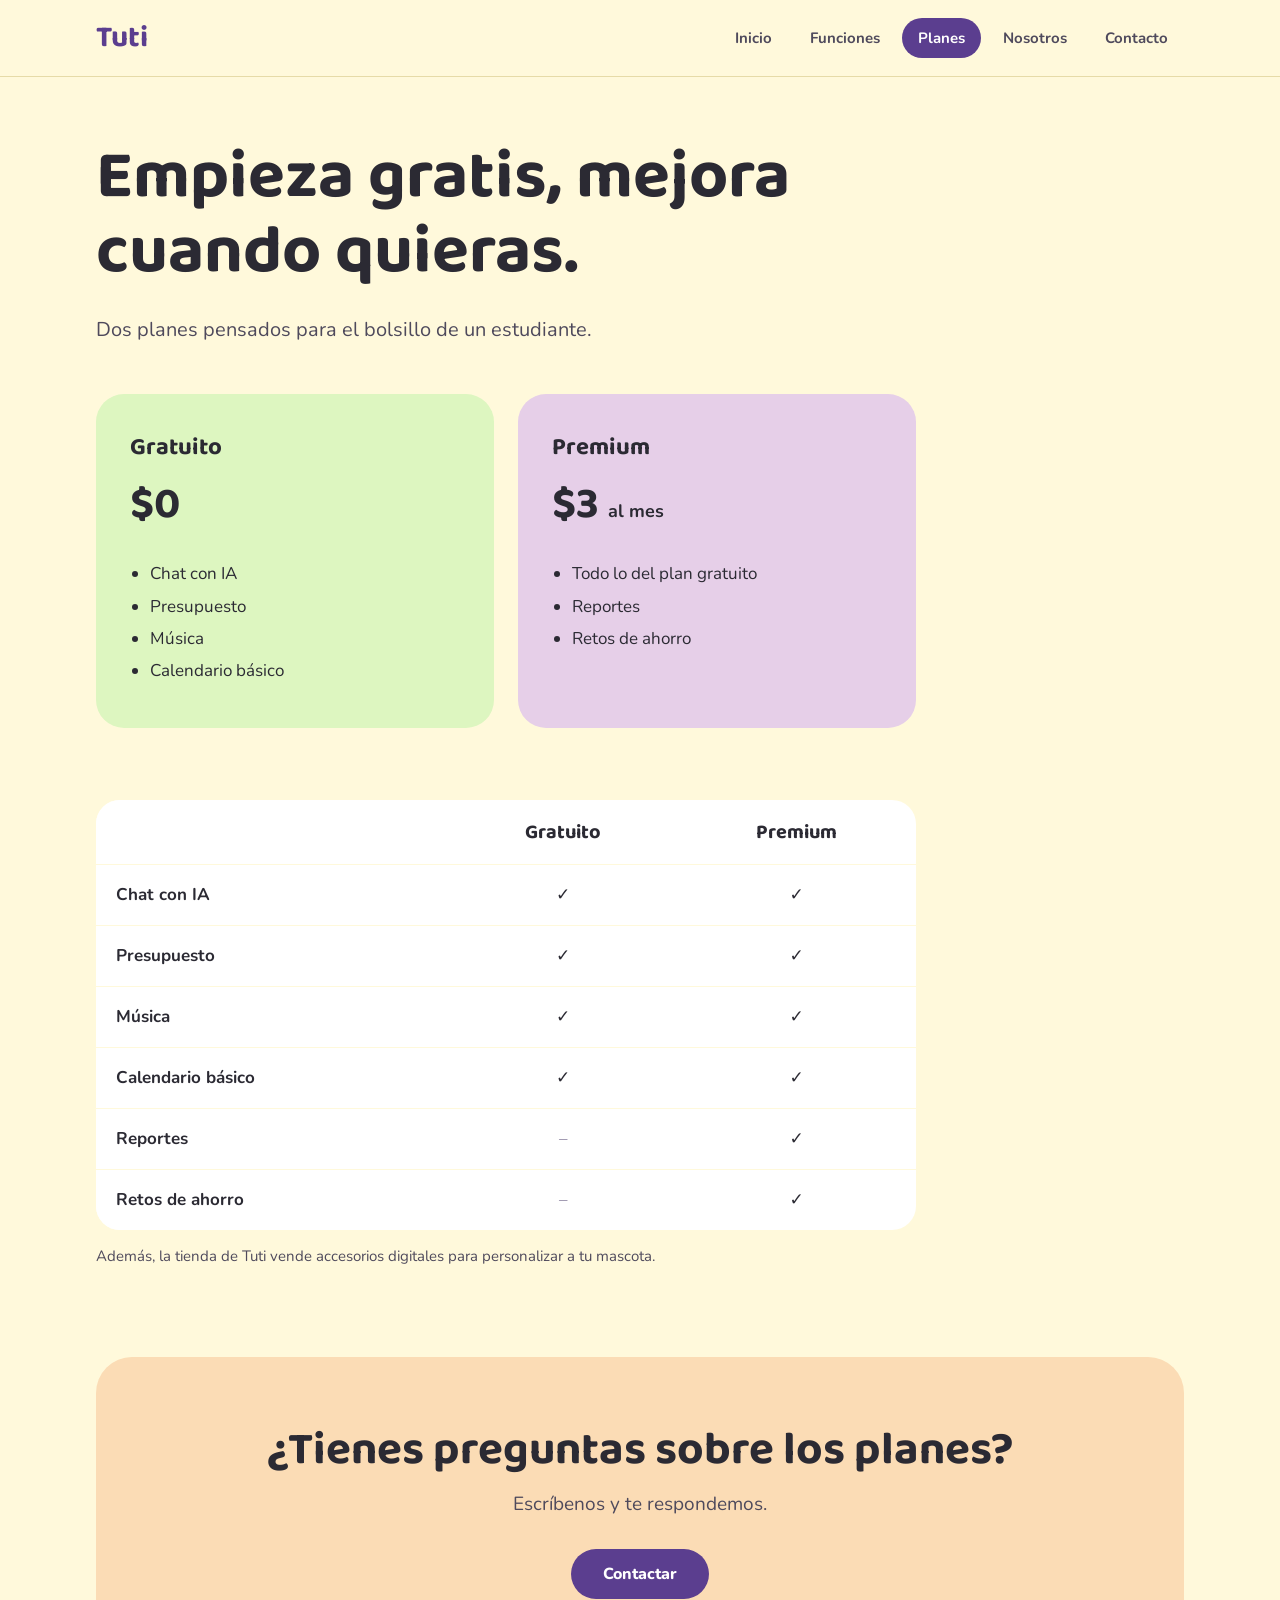
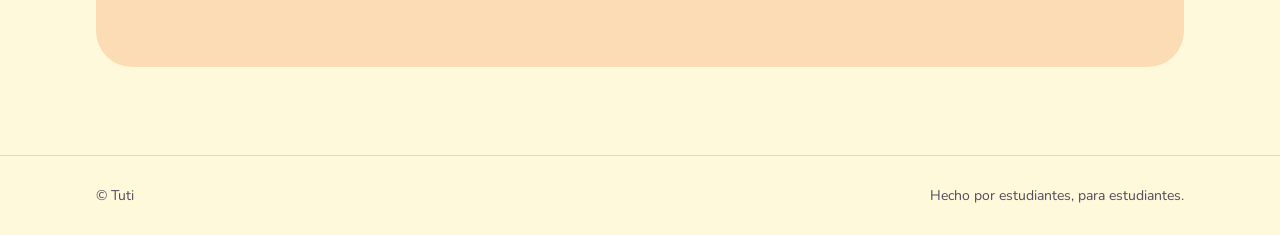
<file: planes.html>
<!doctype html>
<html lang="es">
<head>
<meta charset="utf-8">
<meta name="viewport" content="width=device-width, initial-scale=1">
<title>Planes — Tuti</title>
<meta name="description" content="Plan gratuito y plan premium de Tuti por 3 dólares al mes.">
<meta name="theme-color" content="#5B3E8F">
<link rel="icon" href="data:image/svg+xml,%3Csvg xmlns='http://www.w3.org/2000/svg' viewBox='0 0 100 100'%3E%3Ccircle cx='50' cy='54' r='40' fill='%23E6CFE8'/%3E%3Ccircle cx='36' cy='48' r='6' fill='%232B2A33'/%3E%3Ccircle cx='64' cy='48' r='6' fill='%232B2A33'/%3E%3Cpath d='M36 66q14 12 28 0' stroke='%232B2A33' stroke-width='5' fill='none' stroke-linecap='round'/%3E%3C/svg%3E">
<link rel="preconnect" href="https://fonts.googleapis.com">
<link rel="preconnect" href="https://fonts.gstatic.com" crossorigin>
<link href="https://fonts.googleapis.com/css2?family=Baloo+2:wght@600;700;800&family=Nunito:wght@400;600;700;800&display=swap" rel="stylesheet">
<style>
:root{--ink:#2B2A33;--pri:#5B3E8F;--deep:#3B2766;--paper:#FFF9DB;--peach:#FBDCB5;--mint:#DDF6C0;--lilac:#E6CFE8;--rose:#F9D0CF;--peri:#D6D6F0;--line:#E6DBA8;--mute:#4F4A5C;--soft:#DCD3EC}
*,*::before,*::after{box-sizing:border-box}
html{scroll-behavior:smooth}
body{margin:0;background:var(--paper);color:var(--ink);font:400 17px/1.65 Nunito,system-ui,sans-serif}
h1,h2,h3{font-family:'Baloo 2',Nunito,sans-serif;margin:0;line-height:1.1;font-weight:700}
h1{font-size:clamp(40px,5.6vw,68px)}
h2{font-size:clamp(30px,4vw,46px)}
h3{font-size:24px;line-height:1.2}
p{margin:0}
a{color:inherit}
.wrap{max-width:1200px;margin:0 auto;padding-inline:clamp(20px,5vw,56px)}
.skip{position:absolute;left:-999px;top:8px;background:var(--ink);color:#fff;padding:10px 16px;border-radius:8px;z-index:20}
.skip:focus{left:8px}
:focus-visible{outline:3px solid var(--pri);outline-offset:3px;border-radius:6px}
.site{position:sticky;top:0;z-index:10;background:rgba(255,249,219,.9);backdrop-filter:blur(10px);border-bottom:1px solid var(--line)}
.site .wrap{display:flex;justify-content:space-between;align-items:center;gap:16px;flex-wrap:wrap;padding-block:14px}
.logo{font:700 30px 'Baloo 2',sans-serif;text-decoration:none;color:var(--pri)}
.site nav{display:flex;gap:6px;flex-wrap:wrap}
.site nav a{text-decoration:none;font-size:15px;font-weight:700;padding:8px 16px;border-radius:999px;color:var(--mute)}
.site nav a:hover{background:var(--peach);color:var(--ink)}
.site nav a[aria-current]{background:var(--pri);color:#fff}
.btn{display:inline-flex;align-items:center;justify-content:center;min-height:50px;padding:0 30px;border-radius:999px;font:800 16px Nunito,sans-serif;text-decoration:none;border:2px solid transparent;cursor:pointer;transition:transform .15s}
.btn:hover{transform:translateY(-2px)}
.btn-pri{background:var(--pri);color:#fff}
.btn-ghost{border-color:var(--pri);color:var(--pri)}
.btn-ghost:hover{background:var(--lilac)}
.btn-light{background:#fff;color:var(--deep)}
.actions{display:flex;gap:14px;flex-wrap:wrap;margin-top:32px}
.lead{font-size:20px;color:var(--mute);max-width:48ch;margin-top:22px}
.hero{display:grid;grid-template-columns:repeat(auto-fit,minmax(300px,1fr));gap:56px;align-items:center;padding-block:56px 88px}
.pagehead{padding-block:64px 48px}
.pagehead h1{max-width:18ch}
.stage{position:relative;aspect-ratio:1;max-height:500px;width:100%;background:var(--lilac);border-radius:48% 52% 46% 54%/52% 46% 54% 48%;display:grid;place-items:center}
.stage svg{width:56%;height:auto;animation:float 4s ease-in-out infinite}
@keyframes float{50%{transform:translateY(-12px)}}
@media (prefers-reduced-motion:reduce){.stage svg{animation:none}.btn{transition:none}}
.chip{position:absolute;background:#fff;border-radius:999px;padding:8px 16px;font-size:14px;font-weight:800;box-shadow:0 3px 10px rgba(59,39,102,.12)}
.c1{left:2%;top:16%}.c2{right:0;top:46%}.c3{left:8%;bottom:12%}
.dark{background:var(--deep);color:#fff;padding-block:88px}
.dark p{color:var(--soft)}
.section{padding-block:88px}
.head{margin-bottom:44px}
.head p{color:var(--mute);margin-top:12px;max-width:54ch;font-size:19px}
.cols{display:grid;grid-template-columns:repeat(auto-fit,minmax(250px,1fr));gap:36px}
.cols h3{margin-bottom:10px}
.ico{width:60px;height:60px;border-radius:20px;display:grid;place-items:center;margin-bottom:20px;color:var(--ink)}
.ico svg{width:28px;height:28px;fill:none;stroke:currentColor;stroke-width:2;stroke-linecap:round;stroke-linejoin:round}
.b-rose{background:var(--rose)}.b-mint{background:var(--mint)}.b-peach{background:var(--peach)}.b-lilac{background:var(--lilac)}.b-peri{background:var(--peri)}
.chat{display:grid;grid-template-columns:repeat(auto-fit,minmax(300px,1fr));gap:56px;align-items:center}
.bubbles{display:flex;flex-direction:column;gap:14px;background:#fff;border-radius:28px;padding:32px}
.bub{max-width:85%;padding:14px 18px;border-radius:20px;font-size:16px}
.me{align-self:flex-end;background:var(--peri);border-bottom-right-radius:6px}
.tuti{align-self:flex-start;background:var(--mint);border-bottom-left-radius:6px}
.who{font-size:13px;font-weight:800;color:var(--mute);margin:0 4px}
.plans{display:grid;grid-template-columns:repeat(auto-fit,minmax(280px,1fr));gap:24px;max-width:820px}
.plan{border-radius:28px;padding:40px 34px}
.plan .price{font:700 44px 'Baloo 2',sans-serif;margin:8px 0 4px}
.plan .price small{font:700 18px Nunito,sans-serif}
.plan ul{margin:18px 0 0;padding-left:20px;line-height:1.9}
.band{background:var(--peach);border-radius:36px;padding:68px clamp(24px,6vw,64px);text-align:center;margin-bottom:88px}
.band p{color:var(--mute);margin:14px auto 0;max-width:46ch;font-size:19px}
.band .btn{margin-top:28px}
.row{display:grid;grid-template-columns:minmax(120px,200px) 1fr;gap:36px;padding-block:40px;border-top:1.5px solid var(--line);align-items:start}
.row .ico{width:88px;height:88px;border-radius:28px;margin:0}
.row .ico svg{width:40px;height:40px}
.row p{color:var(--mute);max-width:56ch;margin-top:10px}
@media (max-width:640px){.row{grid-template-columns:1fr;gap:18px}}
.tablewrap{overflow-x:auto;background:#fff;border-radius:24px}
table{border-collapse:collapse;width:100%;min-width:460px}
th,td{padding:16px 20px;border-bottom:1px solid var(--paper);text-align:center}
th{font:700 20px 'Baloo 2',sans-serif}
td:first-child,th:first-child{text-align:left;font-weight:700;position:sticky;left:0;background:#fff}
tr:last-child td{border-bottom:0}
.note{color:var(--mute);font-size:15px;margin-top:14px}
.mission{font:600 clamp(22px,2.6vw,32px)/1.4 'Baloo 2',sans-serif;max-width:32ch}
.value{border-top:3px solid var(--pri);padding-top:18px}
.value p{color:var(--mute);margin-top:8px}
.avatar{width:76px;height:76px;border-radius:50%;margin-bottom:14px}
.person{border-top:1.5px solid var(--line);padding-top:22px}
.person p{color:var(--mute)}
.contact{display:grid;grid-template-columns:repeat(auto-fit,minmax(280px,1fr));gap:56px;padding-bottom:88px}
form{background:#fff;border-radius:28px;padding:36px 30px}
label{display:block;font-weight:800;margin-bottom:8px}
input,textarea{width:100%;padding:12px 16px;border:2px solid var(--line);border-radius:14px;font:16px Nunito,sans-serif;margin-bottom:20px;background:var(--paper)}
input{min-height:50px}
input:focus,textarea:focus{outline:3px solid var(--pri);outline-offset:1px;border-color:var(--pri)}
.info p{color:var(--mute);margin-top:12px}
footer{border-top:1px solid var(--line);padding-block:28px}
footer .wrap{display:flex;justify-content:space-between;flex-wrap:wrap;gap:12px;font-size:14px;color:var(--mute)}
</style>
</head>
<body>
<a class="skip" href="#main">Saltar al contenido</a>
<header class="site"><div class="wrap"><a class="logo" href="index.html">Tuti</a><nav aria-label="Principal"><a href="index.html">Inicio</a><a href="funciones.html">Funciones</a><a href="planes.html" aria-current="page">Planes</a><a href="nosotros.html">Nosotros</a><a href="contacto.html">Contacto</a></nav></div></header>
<main id="main">
<div class="wrap pagehead"><h1>Empieza gratis, mejora cuando quieras.</h1><p class="lead">Dos planes pensados para el bolsillo de un estudiante.</p></div>
<div class="wrap" style="padding-bottom:48px"><div class="plans"><div class="plan" style="background:var(--mint)"><h3>Gratuito</h3><div class="price">$0</div><ul><li>Chat con IA</li><li>Presupuesto</li><li>Música</li><li>Calendario básico</li></ul></div><div class="plan" style="background:var(--lilac)"><h3>Premium</h3><div class="price">$3 <small>al mes</small></div><ul><li>Todo lo del plan gratuito</li><li>Reportes</li><li>Retos de ahorro</li></ul></div></div></div>
<div class="wrap section" style="padding-top:24px"><div class="tablewrap" style="max-width:820px"><table><tr><th></th><th>Gratuito</th><th>Premium</th></tr><tr><td>Chat con IA</td><td><span aria-label="Incluido">✓</span></td><td><span aria-label="Incluido">✓</span></td></tr><tr><td>Presupuesto</td><td><span aria-label="Incluido">✓</span></td><td><span aria-label="Incluido">✓</span></td></tr><tr><td>Música</td><td><span aria-label="Incluido">✓</span></td><td><span aria-label="Incluido">✓</span></td></tr><tr><td>Calendario básico</td><td><span aria-label="Incluido">✓</span></td><td><span aria-label="Incluido">✓</span></td></tr><tr><td>Reportes</td><td><span aria-label="No incluido" style="color:#9A93AC">–</span></td><td><span aria-label="Incluido">✓</span></td></tr><tr><td>Retos de ahorro</td><td><span aria-label="No incluido" style="color:#9A93AC">–</span></td><td><span aria-label="Incluido">✓</span></td></tr></table></div><p class="note">Además, la tienda de Tuti vende accesorios digitales para personalizar a tu mascota.</p></div>
<div class="wrap"><div class="band"><h2>¿Tienes preguntas sobre los planes?</h2><p>Escríbenos y te respondemos.</p><a class="btn btn-pri" href="contacto.html">Contactar</a></div></div>
</main>
<footer><div class="wrap"><span>© Tuti</span><span>Hecho por estudiantes, para estudiantes.</span></div></footer>
</body>
</html>
</file>
